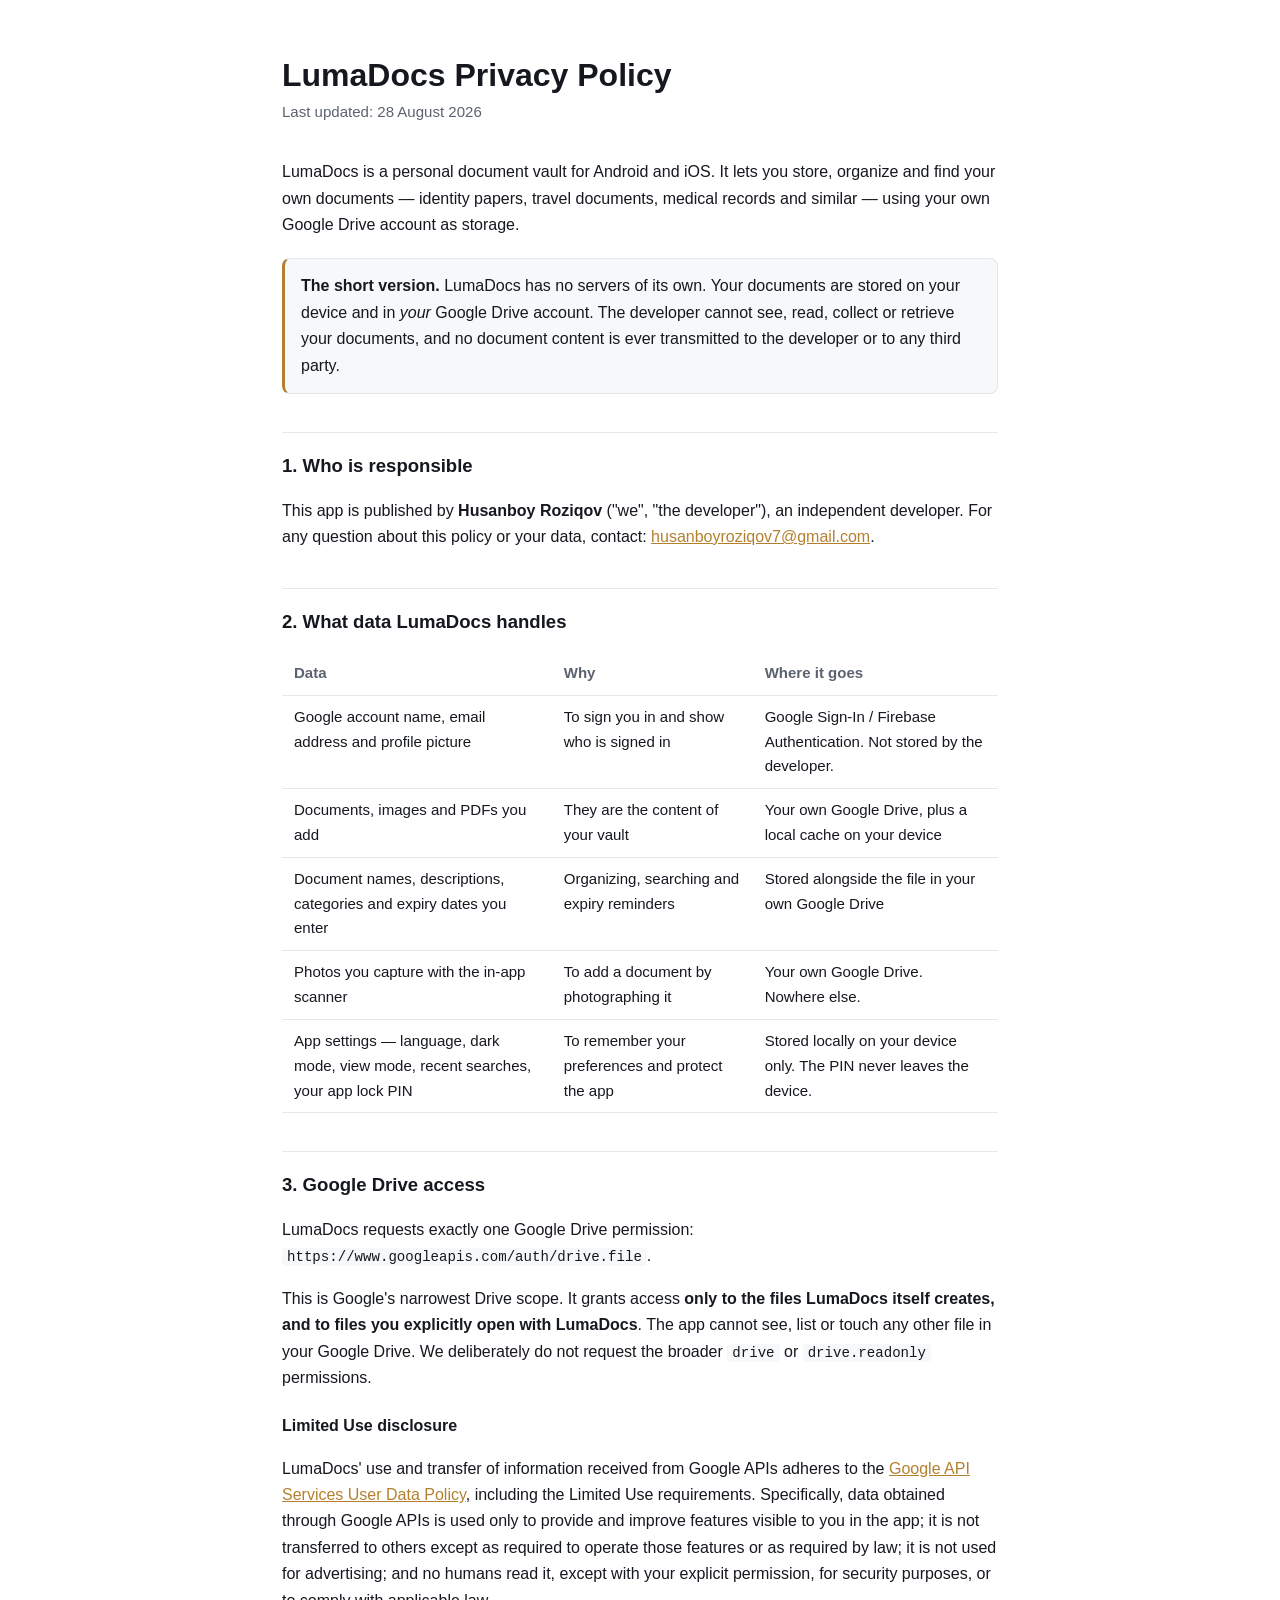
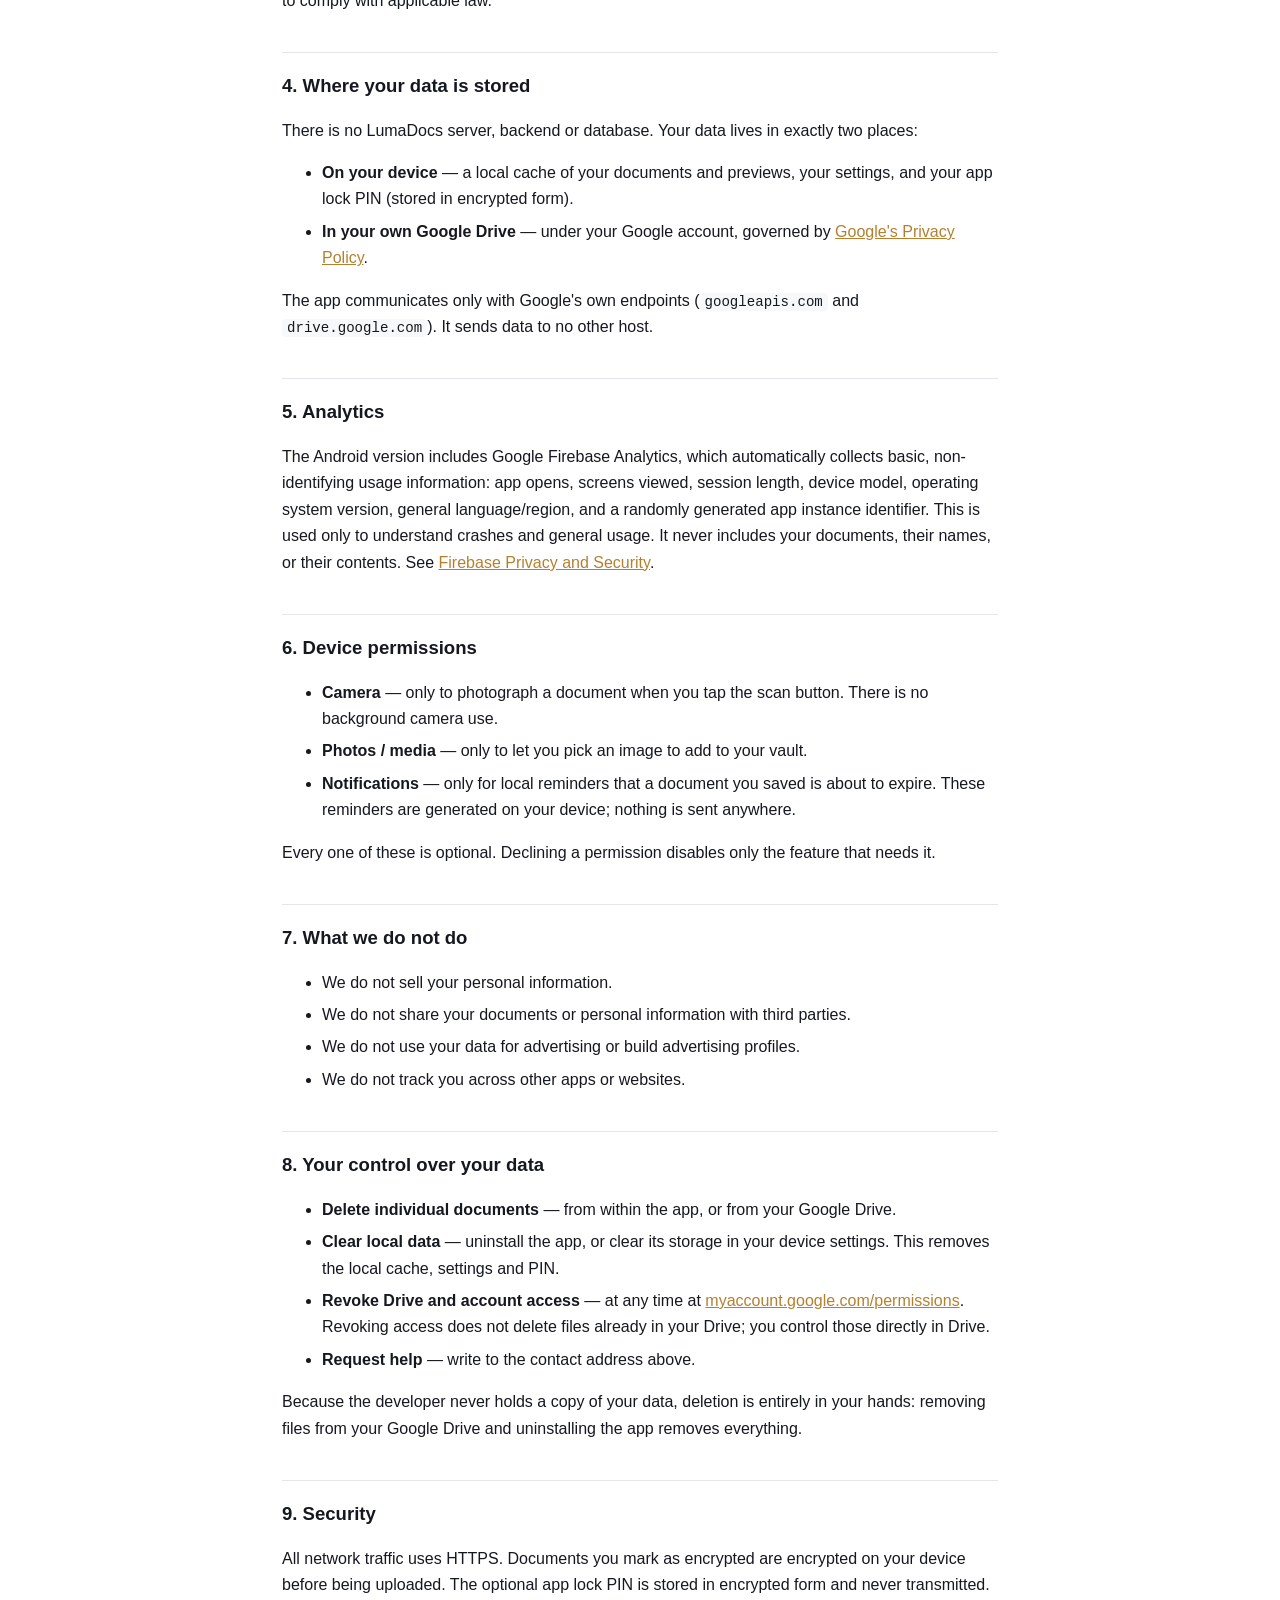
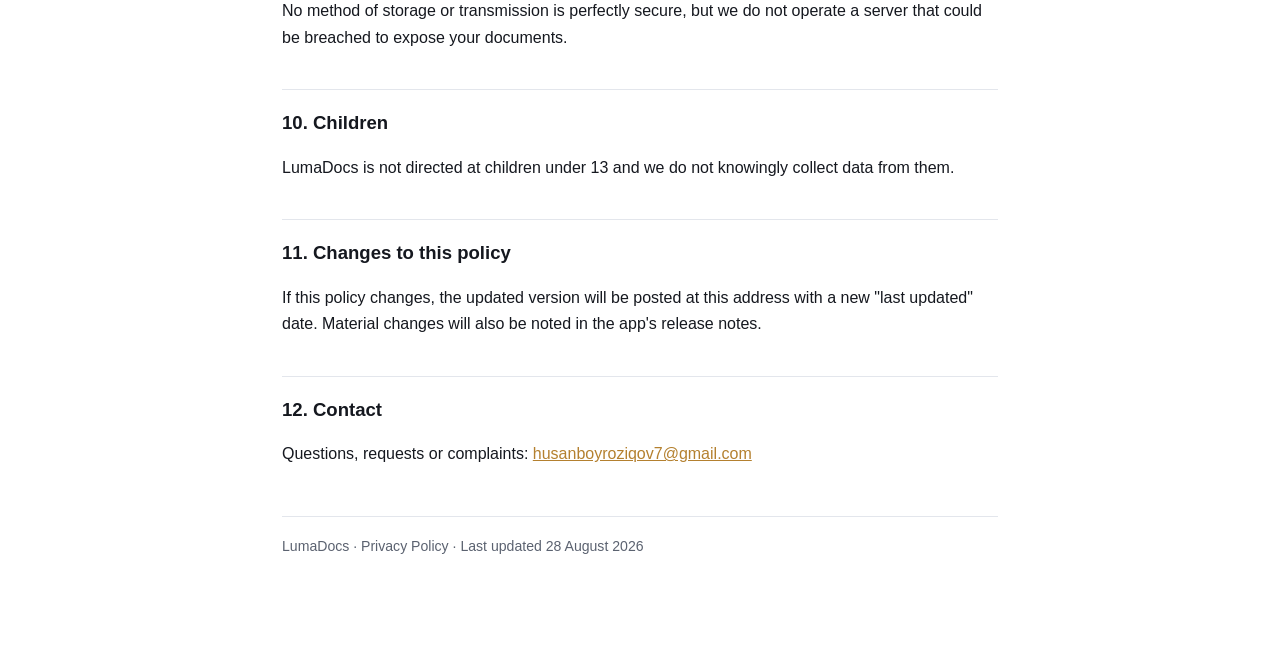
<file: docs/privacy-policy.html>
<!doctype html>
<html lang="en">
<head>
<meta charset="utf-8">
<meta name="viewport" content="width=device-width, initial-scale=1">
<title>LumaDocs — Privacy Policy</title>
<style>
  :root{
    --bg:#ffffff; --fg:#15181f; --muted:#5b6270; --rule:#e3e6ec;
    --accent:#b4802f; --card:#f7f8fa;
  }
  @media (prefers-color-scheme: dark){
    :root{ --bg:#11131a; --fg:#e8eaee; --muted:#9aa1ad; --rule:#262a33;
           --accent:#d7a44e; --card:#171a22; }
  }
  *{box-sizing:border-box}
  body{margin:0;background:var(--bg);color:var(--fg);
       font:16px/1.65 -apple-system,BlinkMacSystemFont,"Segoe UI",Roboto,Helvetica,Arial,sans-serif;}
  .wrap{max-width:760px;margin:0 auto;padding:56px 22px 96px}
  h1{font-size:2rem;line-height:1.2;margin:0 0 6px}
  .sub{color:var(--muted);margin:0 0 34px;font-size:.94rem}
  h2{font-size:1.16rem;margin:38px 0 10px;padding-top:18px;border-top:1px solid var(--rule)}
  h3{font-size:1rem;margin:22px 0 6px}
  p,li{color:var(--fg)}
  li{margin:6px 0}
  a{color:var(--accent)}
  .note{background:var(--card);border:1px solid var(--rule);border-left:3px solid var(--accent);
        border-radius:8px;padding:14px 16px;margin:20px 0}
  .note p{margin:0}
  table{width:100%;border-collapse:collapse;margin:14px 0;font-size:.94rem;display:block;overflow-x:auto}
  th,td{text-align:left;padding:9px 12px;border-bottom:1px solid var(--rule);vertical-align:top}
  th{color:var(--muted);font-weight:600;white-space:nowrap}
  code{background:var(--card);padding:1px 5px;border-radius:4px;font-size:.88em}
  footer{margin-top:48px;padding-top:18px;border-top:1px solid var(--rule);
         color:var(--muted);font-size:.88rem}
</style>
</head>
<body>
<div class="wrap">

<h1>LumaDocs Privacy Policy</h1>
<p class="sub">Last updated: 28 August 2026</p>

<p>LumaDocs is a personal document vault for Android and iOS. It lets you store, organize and
find your own documents — identity papers, travel documents, medical records and similar — using
your own Google Drive account as storage.</p>

<div class="note">
<p><strong>The short version.</strong> LumaDocs has no servers of its own. Your documents are stored
on your device and in <em>your</em> Google Drive account. The developer cannot see, read, collect or
retrieve your documents, and no document content is ever transmitted to the developer or to any
third party.</p>
</div>

<h2>1. Who is responsible</h2>
<p>This app is published by <strong>Husanboy Roziqov</strong> ("we", "the developer"), an independent
developer. For any question about this policy or your data, contact:
<a href="mailto:husanboyroziqov7@gmail.com">husanboyroziqov7@gmail.com</a>.</p>

<h2>2. What data LumaDocs handles</h2>

<table>
<tr><th>Data</th><th>Why</th><th>Where it goes</th></tr>
<tr>
  <td>Google account name, email address and profile picture</td>
  <td>To sign you in and show who is signed in</td>
  <td>Google Sign-In / Firebase Authentication. Not stored by the developer.</td>
</tr>
<tr>
  <td>Documents, images and PDFs you add</td>
  <td>They are the content of your vault</td>
  <td>Your own Google Drive, plus a local cache on your device</td>
</tr>
<tr>
  <td>Document names, descriptions, categories and expiry dates you enter</td>
  <td>Organizing, searching and expiry reminders</td>
  <td>Stored alongside the file in your own Google Drive</td>
</tr>
<tr>
  <td>Photos you capture with the in-app scanner</td>
  <td>To add a document by photographing it</td>
  <td>Your own Google Drive. Nowhere else.</td>
</tr>
<tr>
  <td>App settings — language, dark mode, view mode, recent searches, your app lock PIN</td>
  <td>To remember your preferences and protect the app</td>
  <td>Stored locally on your device only. The PIN never leaves the device.</td>
</tr>
</table>

<h2>3. Google Drive access</h2>

<p>LumaDocs requests exactly one Google Drive permission:
<code>https://www.googleapis.com/auth/drive.file</code>.</p>

<p>This is Google's narrowest Drive scope. It grants access <strong>only to the files LumaDocs itself
creates, and to files you explicitly open with LumaDocs</strong>. The app cannot see, list or touch
any other file in your Google Drive. We deliberately do not request the broader
<code>drive</code> or <code>drive.readonly</code> permissions.</p>

<h3>Limited Use disclosure</h3>
<p>LumaDocs' use and transfer of information received from Google APIs adheres to the
<a href="https://developers.google.com/terms/api-services-user-data-policy" target="_blank"
rel="noopener">Google API Services User Data Policy</a>, including the Limited Use requirements.
Specifically, data obtained through Google APIs is used only to provide and improve features visible
to you in the app; it is not transferred to others except as required to operate those features or
as required by law; it is not used for advertising; and no humans read it, except with your explicit
permission, for security purposes, or to comply with applicable law.</p>

<h2>4. Where your data is stored</h2>
<p>There is no LumaDocs server, backend or database. Your data lives in exactly two places:</p>
<ul>
  <li><strong>On your device</strong> — a local cache of your documents and previews, your settings,
      and your app lock PIN (stored in encrypted form).</li>
  <li><strong>In your own Google Drive</strong> — under your Google account, governed by
      <a href="https://policies.google.com/privacy" target="_blank" rel="noopener">Google's Privacy
      Policy</a>.</li>
</ul>
<p>The app communicates only with Google's own endpoints
(<code>googleapis.com</code> and <code>drive.google.com</code>). It sends data to no other host.</p>

<h2>5. Analytics</h2>
<p>The Android version includes Google Firebase Analytics, which automatically collects basic,
non-identifying usage information: app opens, screens viewed, session length, device model, operating
system version, general language/region, and a randomly generated app instance identifier. This is
used only to understand crashes and general usage. It never includes your documents, their names, or
their contents. See
<a href="https://firebase.google.com/support/privacy" target="_blank" rel="noopener">Firebase Privacy
and Security</a>.</p>

<h2>6. Device permissions</h2>
<ul>
  <li><strong>Camera</strong> — only to photograph a document when you tap the scan button. There is
      no background camera use.</li>
  <li><strong>Photos / media</strong> — only to let you pick an image to add to your vault.</li>
  <li><strong>Notifications</strong> — only for local reminders that a document you saved is about to
      expire. These reminders are generated on your device; nothing is sent anywhere.</li>
</ul>
<p>Every one of these is optional. Declining a permission disables only the feature that needs it.</p>

<h2>7. What we do not do</h2>
<ul>
  <li>We do not sell your personal information.</li>
  <li>We do not share your documents or personal information with third parties.</li>
  <li>We do not use your data for advertising or build advertising profiles.</li>
  <li>We do not track you across other apps or websites.</li>
</ul>

<h2>8. Your control over your data</h2>
<ul>
  <li><strong>Delete individual documents</strong> — from within the app, or from your Google Drive.</li>
  <li><strong>Clear local data</strong> — uninstall the app, or clear its storage in your device
      settings. This removes the local cache, settings and PIN.</li>
  <li><strong>Revoke Drive and account access</strong> — at any time at
      <a href="https://myaccount.google.com/permissions" target="_blank" rel="noopener">
      myaccount.google.com/permissions</a>. Revoking access does not delete files already in your
      Drive; you control those directly in Drive.</li>
  <li><strong>Request help</strong> — write to the contact address above.</li>
</ul>
<p>Because the developer never holds a copy of your data, deletion is entirely in your hands: removing
files from your Google Drive and uninstalling the app removes everything.</p>

<h2>9. Security</h2>
<p>All network traffic uses HTTPS. Documents you mark as encrypted are encrypted on your device before
being uploaded. The optional app lock PIN is stored in encrypted form and never transmitted.
No method of storage or transmission is perfectly secure, but we do not operate a server that could be
breached to expose your documents.</p>

<h2>10. Children</h2>
<p>LumaDocs is not directed at children under 13 and we do not knowingly collect data from them.</p>

<h2>11. Changes to this policy</h2>
<p>If this policy changes, the updated version will be posted at this address with a new "last updated"
date. Material changes will also be noted in the app's release notes.</p>

<h2>12. Contact</h2>
<p>Questions, requests or complaints:
<a href="mailto:husanboyroziqov7@gmail.com">husanboyroziqov7@gmail.com</a></p>

<footer>LumaDocs · Privacy Policy · Last updated 28 August 2026</footer>

</div>
</body>
</html>
</file>
